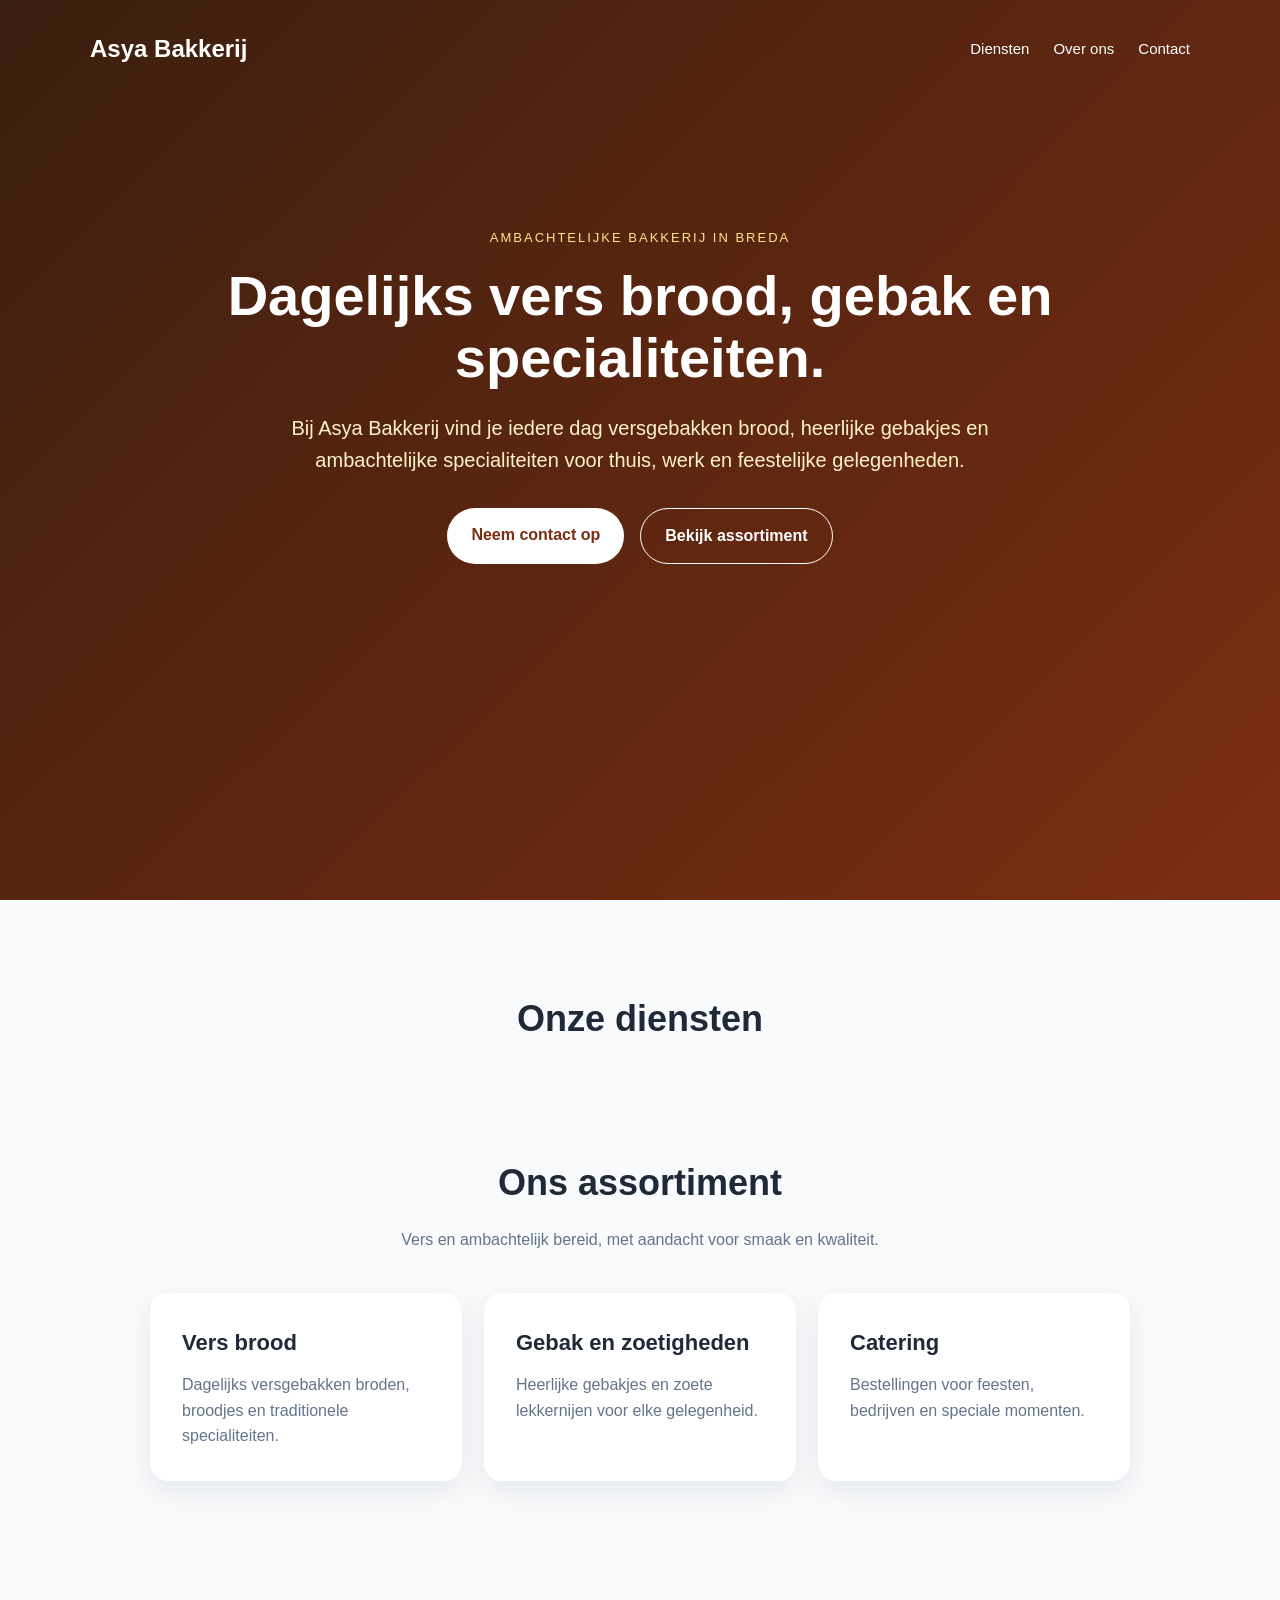
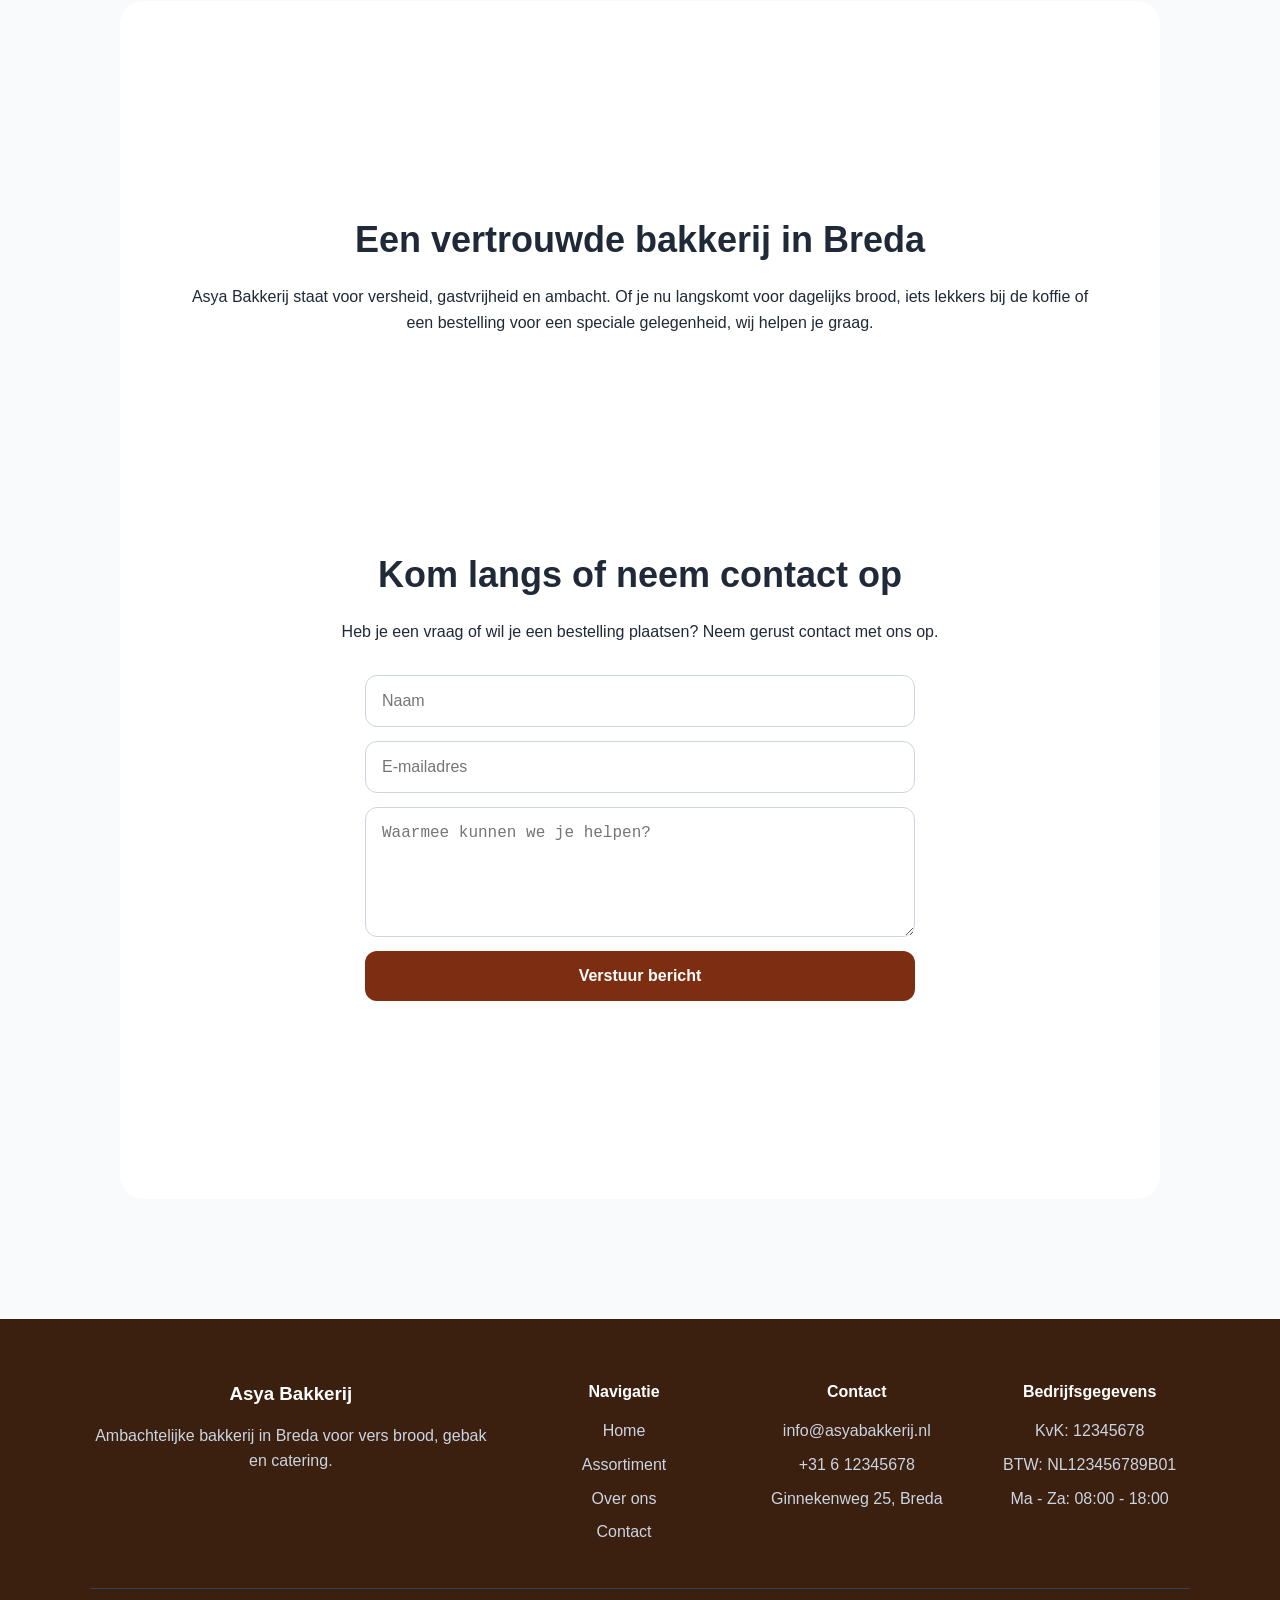
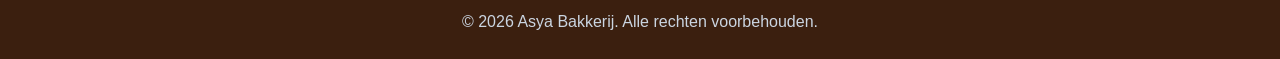
<file: index.html>
<!DOCTYPE html>
<html lang="nl">
<head>
  <meta charset="UTF-8" />
  <meta name="viewport" content="width=device-width, initial-scale=1.0" />

  <title>Asya Bakkerij | Verse broden en gebak in Breda</title>

<meta name="description" content="Asya Bakkerij in Breda biedt dagelijks vers brood, gebak en catering voor particulieren en bedrijven.">

  <link rel="stylesheet" href="css/style.css" />
</head>
<body>

  <header class="hero">
    <nav class="navbar">
     <div class="logo">Asya Bakkerij</div>

      <div class="nav-links">
<a href="#diensten">Diensten</a>
<a href="over-ons.html">Over ons</a>
<a href="contact.html">Contact</a>
      </div>
    </nav>

    <div class="hero-content">
<p class="label">Ambachtelijke bakkerij in Breda</p>
<h1>Dagelijks vers brood, gebak en specialiteiten.</h1>
<p class="subtitle">
  Bij Asya Bakkerij vind je iedere dag versgebakken brood, heerlijke gebakjes
  en ambachtelijke specialiteiten voor thuis, werk en feestelijke gelegenheden.
</p>

      <div class="buttons">
         <a href="contact.html" class="btn primary">Neem contact op</a>
<a href="#diensten" class="btn secondary">Bekijk assortiment</a>
      </div>
    </div>
  </header>

  <main>
    <section id="diensten" class="section">
      <h2>Onze diensten</h2>
<section id="diensten" class="section">
  <h2>Ons assortiment</h2>
  <p class="section-intro">
    Vers en ambachtelijk bereid, met aandacht voor smaak en kwaliteit.
  </p>

  <div class="cards">
    <div class="card">
      <h3>Vers brood</h3>
      <p>Dagelijks versgebakken broden, broodjes en traditionele specialiteiten.</p>
    </div>

    <div class="card">
      <h3>Gebak en zoetigheden</h3>
      <p>Heerlijke gebakjes en zoete lekkernijen voor elke gelegenheid.</p>
    </div>

    <div class="card">
      <h3>Catering</h3>
      <p>Bestellingen voor feesten, bedrijven en speciale momenten.</p>
    </div>
  </div>
</section>

    <section id="over" class="section light">
<section id="over" class="section light">
  <h2>Een vertrouwde bakkerij in Breda</h2>
  <p>
    Asya Bakkerij staat voor versheid, gastvrijheid en ambacht. Of je nu langskomt
    voor dagelijks brood, iets lekkers bij de koffie of een bestelling voor een
    speciale gelegenheid, wij helpen je graag.
  </p>
</section>

<section id="contact" class="section contact">
  <h2>Kom langs of neem contact op</h2>
  <p>Heb je een vraag of wil je een bestelling plaatsen? Neem gerust contact met ons op.</p>

  <form id="contactForm">
    <input type="text" placeholder="Naam" required />
    <input type="email" placeholder="E-mailadres" required />
    <textarea placeholder="Waarmee kunnen we je helpen?" required></textarea>
    <button type="submit">Verstuur bericht</button>
  </form>

  <p id="formMessage"></p>
</section>
  </main>


<footer class="footer">
  <div class="footer-content">
    <div class="footer-column">
      <h3>Asya Bakkerij</h3>
      <p>Ambachtelijke bakkerij in Breda voor vers brood, gebak en catering.</p>
    </div>

    <div class="footer-column">
      <h4>Navigatie</h4>
      <a href="index.html">Home</a>
      <a href="index.html#diensten">Assortiment</a>
      <a href="over-ons.html">Over ons</a>
      <a href="contact.html">Contact</a>
    </div>

    <div class="footer-column">
      <h4>Contact</h4>
      <p>info@asyabakkerij.nl</p>
      <p>+31 6 12345678</p>
      <p>Ginnekenweg 25, Breda</p>
    </div>

    <div class="footer-column">
      <h4>Bedrijfsgegevens</h4>
      <p>KvK: 12345678</p>
      <p>BTW: NL123456789B01</p>
      <p>Ma - Za: 08:00 - 18:00</p>
    </div>
  </div>

  <div class="footer-bottom">
    <p>© 2026 Asya Bakkerij. Alle rechten voorbehouden.</p>
  </div>
</footer>

  <script src="js/script.js"></script>
</body>
</html>
</file>
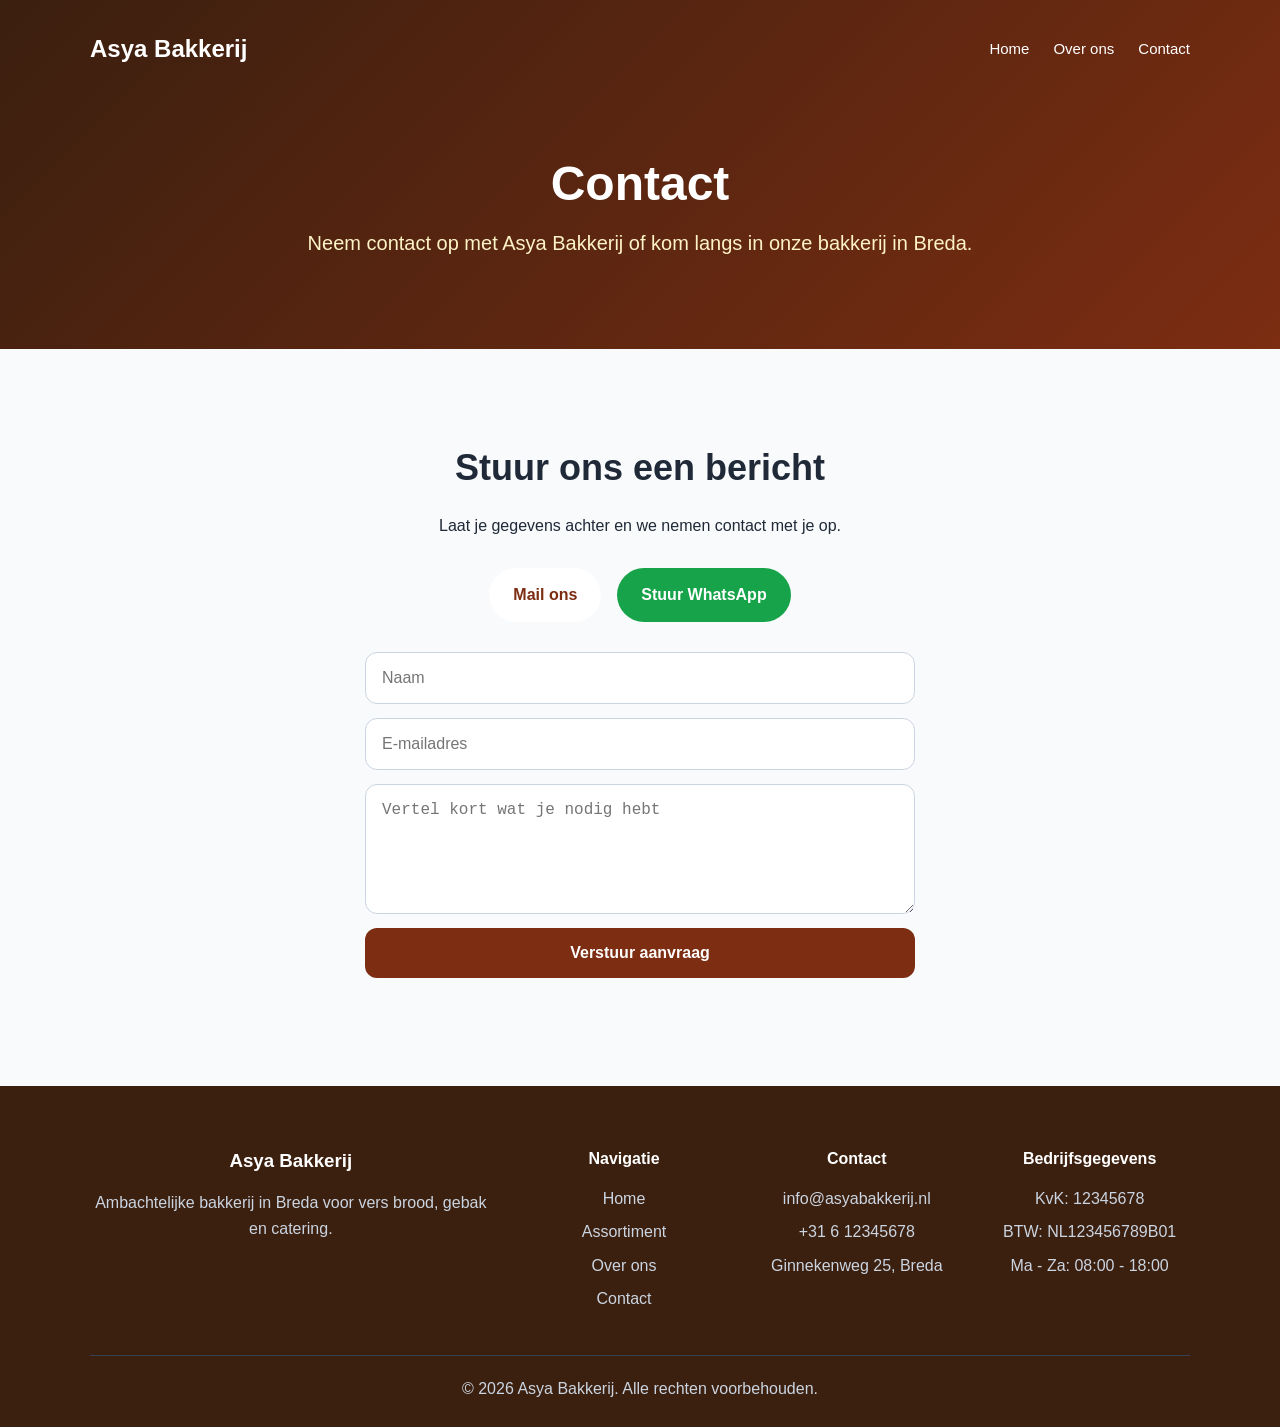
<file: contact.html>
<!DOCTYPE html>
<html lang="nl">
<head>
  <meta charset="UTF-8" />
  <meta name="viewport" content="width=device-width, initial-scale=1.0" />

<title>Contact | Asya Bakkerij Breda</title>
<meta name="description" content="Neem contact op met Asya Bakkerij in Breda voor vragen, bestellingen of catering.">

  <link rel="stylesheet" href="css/style.css" />
</head>
<body>

  <header class="page-header">
    <nav class="navbar">
<div class="logo">Asya Bakkerij</div>

      <div class="nav-links">
        <a href="index.html">Home</a>
        <a href="over-ons.html">Over ons</a>
        <a href="contact.html">Contact</a>
      </div>
    </nav>

    <div class="page-header-content">
      <h1>Contact</h1>
<p>Neem contact op met Asya Bakkerij of kom langs in onze bakkerij in Breda.</p>
    </div>
  </header>

  <main>
    <section class="section contact">
      <h2>Stuur ons een bericht</h2>
      <p>Laat je gegevens achter en we nemen contact met je op.</p>
      
<div class="contact-buttons">
  <a href="mailto:info@asyabakkerij.nl?subject=Aanvraag via website" class="btn primary">Mail ons</a>
  <a href="https://wa.me/31612345678?text=Hallo%20Asya%20Bakkerij%2C%20ik%20wil%20graag%20meer%20informatie." class="btn whatsapp">Stuur WhatsApp</a>
</div>
      <form id="contactForm">
        <input type="text" placeholder="Naam" required />
        <input type="email" placeholder="E-mailadres" required />
        <textarea placeholder="Vertel kort wat je nodig hebt" required></textarea>
        <button type="submit">Verstuur aanvraag</button>
      </form>

      <p id="formMessage"></p>
    </section>
  </main>

<footer class="footer">
  <div class="footer-content">
    <div class="footer-column">
      <h3>Asya Bakkerij</h3>
      <p>Ambachtelijke bakkerij in Breda voor vers brood, gebak en catering.</p>
    </div>

    <div class="footer-column">
      <h4>Navigatie</h4>
      <a href="index.html">Home</a>
      <a href="index.html#diensten">Assortiment</a>
      <a href="over-ons.html">Over ons</a>
      <a href="contact.html">Contact</a>
    </div>

    <div class="footer-column">
      <h4>Contact</h4>
      <p>info@asyabakkerij.nl</p>
      <p>+31 6 12345678</p>
      <p>Ginnekenweg 25, Breda</p>
    </div>

    <div class="footer-column">
      <h4>Bedrijfsgegevens</h4>
      <p>KvK: 12345678</p>
      <p>BTW: NL123456789B01</p>
      <p>Ma - Za: 08:00 - 18:00</p>
    </div>
  </div>

  <div class="footer-bottom">
    <p>© 2026 Asya Bakkerij. Alle rechten voorbehouden.</p>
  </div>
</footer>

  <script src="js/script.js"></script>
</body>
</html>
</file>
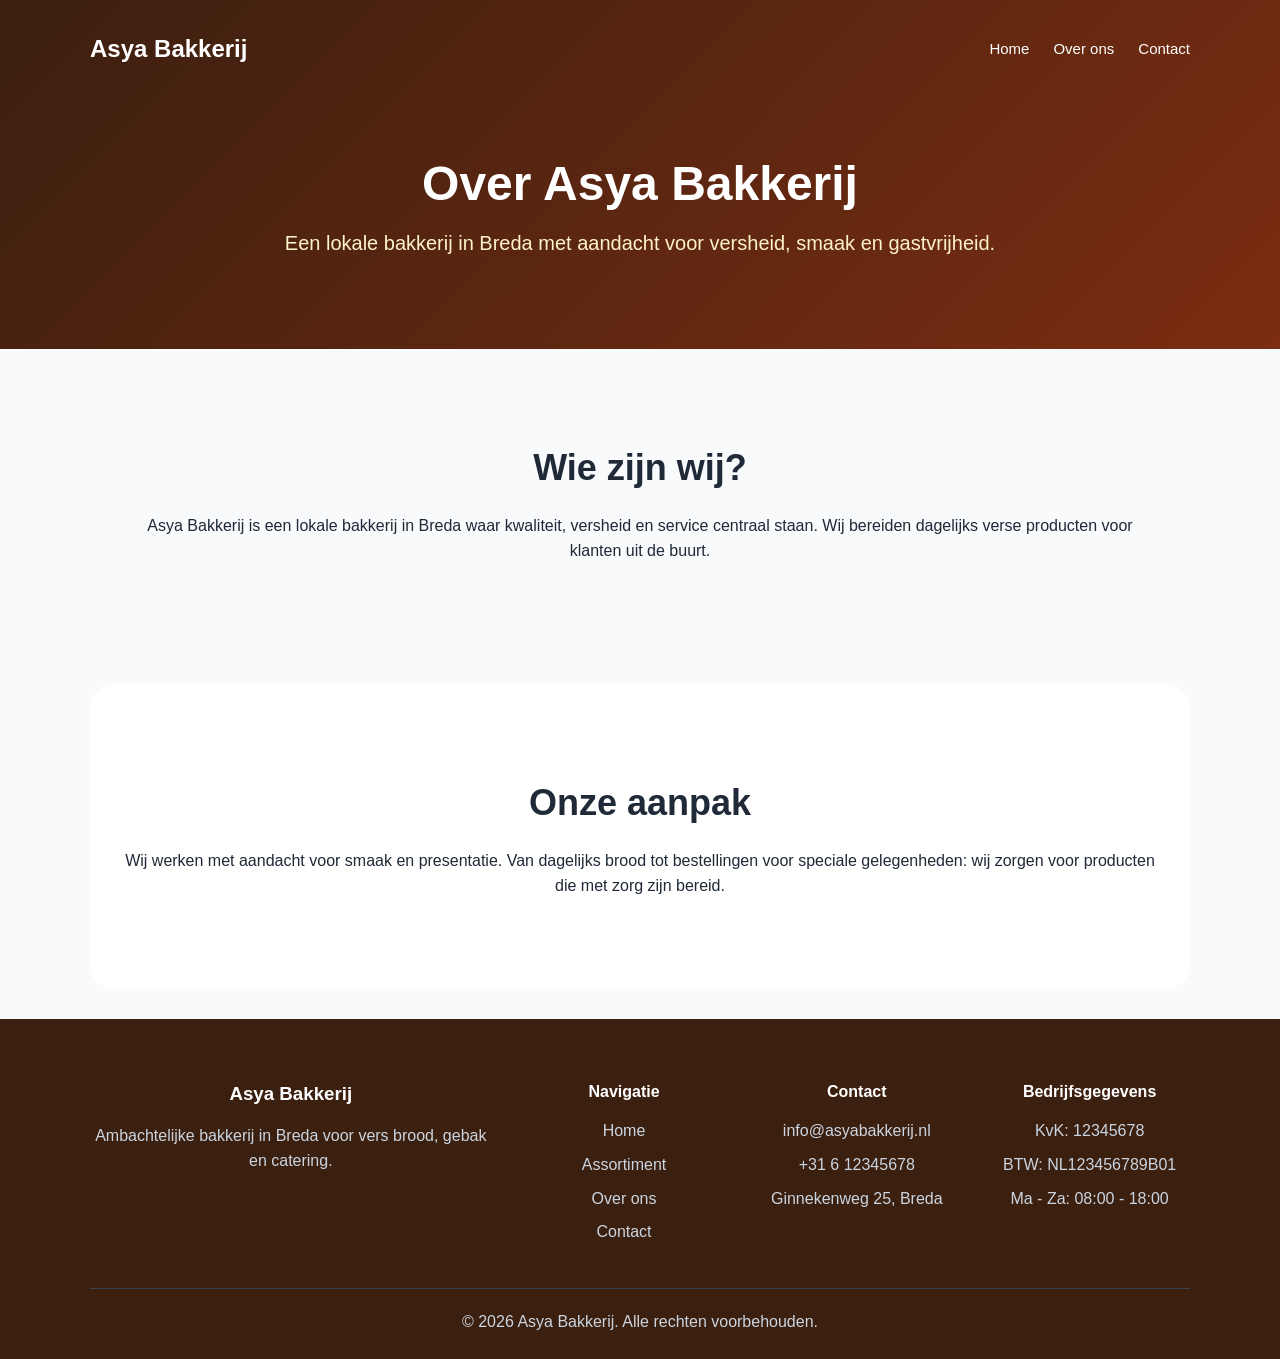
<file: over-ons.html>
<!DOCTYPE html>
<html lang="nl">
<head>
  <meta charset="UTF-8" />
  <meta name="viewport" content="width=device-width, initial-scale=1.0" />

<title>Over ons | Asya Bakkerij Breda</title>
<meta name="description" content="Lees meer over Asya Bakkerij in Breda, onze ambachtelijke aanpak en onze dagelijkse verse producten.">

  <link rel="stylesheet" href="css/style.css" />
</head>
<body>

  <header class="page-header">
    <nav class="navbar">
<div class="logo">Asya Bakkerij</div>
      <div class="nav-links">
        <a href="index.html">Home</a>
        <a href="over-ons.html">Over ons</a>
        <a href="contact.html">Contact</a>
      </div>
    </nav>

    <div class="page-header-content">
<h1>Over Asya Bakkerij</h1>
<p>Een lokale bakkerij in Breda met aandacht voor versheid, smaak en gastvrijheid.
  </p>
    </div>
  </header>

  <main>
<section class="section">
  <h2>Wie zijn wij?</h2>
  <p>
    Asya Bakkerij is een lokale bakkerij in Breda waar kwaliteit, versheid en service
    centraal staan. Wij bereiden dagelijks verse producten voor klanten uit de buurt.
  </p>
</section>

<section class="section light">
  <h2>Onze aanpak</h2>
  <p>
    Wij werken met aandacht voor smaak en presentatie. Van dagelijks brood tot bestellingen
    voor speciale gelegenheden: wij zorgen voor producten die met zorg zijn bereid.
  </p>
</section>
  </main>

<footer class="footer">
  <div class="footer-content">
    <div class="footer-column">
      <h3>Asya Bakkerij</h3>
      <p>Ambachtelijke bakkerij in Breda voor vers brood, gebak en catering.</p>
    </div>

    <div class="footer-column">
      <h4>Navigatie</h4>
      <a href="index.html">Home</a>
      <a href="index.html#diensten">Assortiment</a>
      <a href="over-ons.html">Over ons</a>
      <a href="contact.html">Contact</a>
    </div>

    <div class="footer-column">
      <h4>Contact</h4>
      <p>info@asyabakkerij.nl</p>
      <p>+31 6 12345678</p>
      <p>Ginnekenweg 25, Breda</p>
    </div>

    <div class="footer-column">
      <h4>Bedrijfsgegevens</h4>
      <p>KvK: 12345678</p>
      <p>BTW: NL123456789B01</p>
      <p>Ma - Za: 08:00 - 18:00</p>
    </div>
  </div>

  <div class="footer-bottom">
    <p>© 2026 Asya Bakkerij. Alle rechten voorbehouden.</p>
  </div>
</footer>

</body>
</html>
</file>
<file: css/style.css>
/* ================================
   KLANT-TEMPLATE-KLEUR INSTELLINGEN
   Pas deze kleuren aan per klant
================================ */

:root {
  --kleur-donker: #3b1f0f;
  --kleur-blauw: #7c2d12;
  --kleur-blauw-hover: #9a3412;
  --kleur-lichtblauw: #fef3c7;
  --kleur-tekst: #1f2937;
  --kleur-grijs: #64748b;
  --kleur-groen: #16a34a;
  --kleur-achtergrond: #f8fafc;
}
* {
  margin: 0;
  padding: 0;
  box-sizing: border-box;
}

html {
  scroll-behavior: smooth;
}

body {
  font-family: Arial, sans-serif;
  color: #1f2937;
  background: #f8fafc;
  line-height: 1.6;
}

.hero {
  min-height: 100vh;
  background: linear-gradient(135deg, #3b1f0f, #7c2d12);
  color: white;
  padding: 30px;
}

.page-header {
  background: linear-gradient(135deg, #3b1f0f, #7c2d12);
  color: white;
  padding: 30px 30px 90px;
}

.page-header-content {
  max-width: 900px;
  margin: 90px auto 0;
  text-align: center;
}

.page-header-content h1 {
  font-size: 48px;
  margin-bottom: 16px;
}

.page-header-content p {
  font-size: 20px;
  color: #fef3c7;
}

.navbar {
  max-width: 1100px;
  margin: 0 auto;
  display: flex;
  justify-content: space-between;
  align-items: center;
}

.site-logo {
  height: 40px;
  width: auto;
  display: block;
}

.logo {
  font-size: 24px;
  font-weight: bold;
}

.nav-links {
  display: flex;
  gap: 24px;
}

.nav-links a {
  color: white;
  text-decoration: none;
  font-size: 15px;
}

.nav-links a:hover {
  text-decoration: underline;
}

.hero-content {
  max-width: 900px;
  margin: 160px auto 0;
  text-align: center;
}

.label {
  color: #fde68a;
  text-transform: uppercase;
  letter-spacing: 2px;
  font-size: 13px;
  margin-bottom: 16px;
}

h1 {
  font-size: 56px;
  line-height: 1.1;
  margin-bottom: 24px;
}

.subtitle {
  font-size: 20px;
  color: #fef3c7;
  max-width: 700px;
  margin: 0 auto 32px;
}

.buttons {
  display: flex;
  justify-content: center;
  gap: 16px;
  flex-wrap: wrap;
}

.btn {
  padding: 14px 24px;
  border-radius: 999px;
  text-decoration: none;
  font-weight: bold;
}

.primary {
  background: white;
  color: #7c2d12;
}

.secondary {
  border: 1px solid white;
  color: white;
}

.section {
  max-width: 1100px;
  margin: 0 auto;
  padding: 90px 30px;
  text-align: center;
}

.section h2 {
  font-size: 36px;
  margin-bottom: 16px;
}

.section-intro {
  color: #64748b;
  margin-bottom: 40px;
}

.cards {
  display: grid;
  grid-template-columns: repeat(3, 1fr);
  gap: 22px;
}

.card {
  background: white;
  padding: 32px;
  border-radius: 18px;
  box-shadow: 0 10px 30px rgba(15, 23, 42, 0.08);
  text-align: left;
}

.card h3 {
  margin-bottom: 12px;
  font-size: 22px;
}

.card p {
  color: #64748b;
}

.light {
  background: white;
  border-radius: 24px;
  margin-top: 30px;
  margin-bottom: 30px;
}

.contact form {
  max-width: 550px;
  margin: 30px auto 0;
  display: flex;
  flex-direction: column;
  gap: 14px;
}

input,
textarea {
  width: 100%;
  padding: 16px;
  border: 1px solid #cbd5e1;
  border-radius: 12px;
  font-size: 16px;
}

textarea {
  min-height: 130px;
  resize: vertical;
}

button {
  padding: 16px;
  background: #7c2d12;
  color: white;
  border: none;
  border-radius: 12px;
  font-size: 16px;
  font-weight: bold;
  cursor: pointer;
}

button:hover {
  background: #9a3412;
}

#formMessage {
  margin-top: 18px;
  color: #16a34a;
  font-weight: bold;
}

footer {
  text-align: center;
  padding: 30px;
  color: #64748b;
}

@media (max-width: 800px) {
  .navbar {
    flex-direction: column;
    gap: 20px;
  }

  .nav-links {
    flex-wrap: wrap;
    justify-content: center;
  }

  .hero-content {
    margin-top: 100px;
  }

  h1 {
    font-size: 38px;
  }

  .subtitle {
    font-size: 18px;
  }

  .cards {
    grid-template-columns: 1fr;
  }
}

.footer {
  background: #3b1f0f;
  color: white;
  padding: 60px 30px 25px;
}

.footer-content {
  max-width: 1100px;
  margin: 0 auto;
  display: grid;
  grid-template-columns: 2fr 1fr 1fr 1fr;
  gap: 32px;
}

.footer-column h3,
.footer-column h4 {
  margin-bottom: 14px;
}

.footer-column p {
  color: #cbd5e1;
  margin-bottom: 8px;
}

.footer-column a {
  display: block;
  color: #cbd5e1;
  text-decoration: none;
  margin-bottom: 8px;
}

.footer-column a:hover {
  color: white;
  text-decoration: underline;
}

.footer-bottom {
  max-width: 1100px;
  margin: 35px auto 0;
  padding-top: 20px;
  border-top: 1px solid #374151;
  text-align: center;
  color: #cbd5e1;
}

@media (max-width: 800px) {
  .footer-content {
    grid-template-columns: 1fr;
    text-align: center;
  }
  
}
.contact-buttons {
  margin: 30px auto;
  display: flex;
  justify-content: center;
  gap: 16px;
  flex-wrap: wrap;
}

.whatsapp {
  background: #16a34a;
  color: white;
}
</file>
